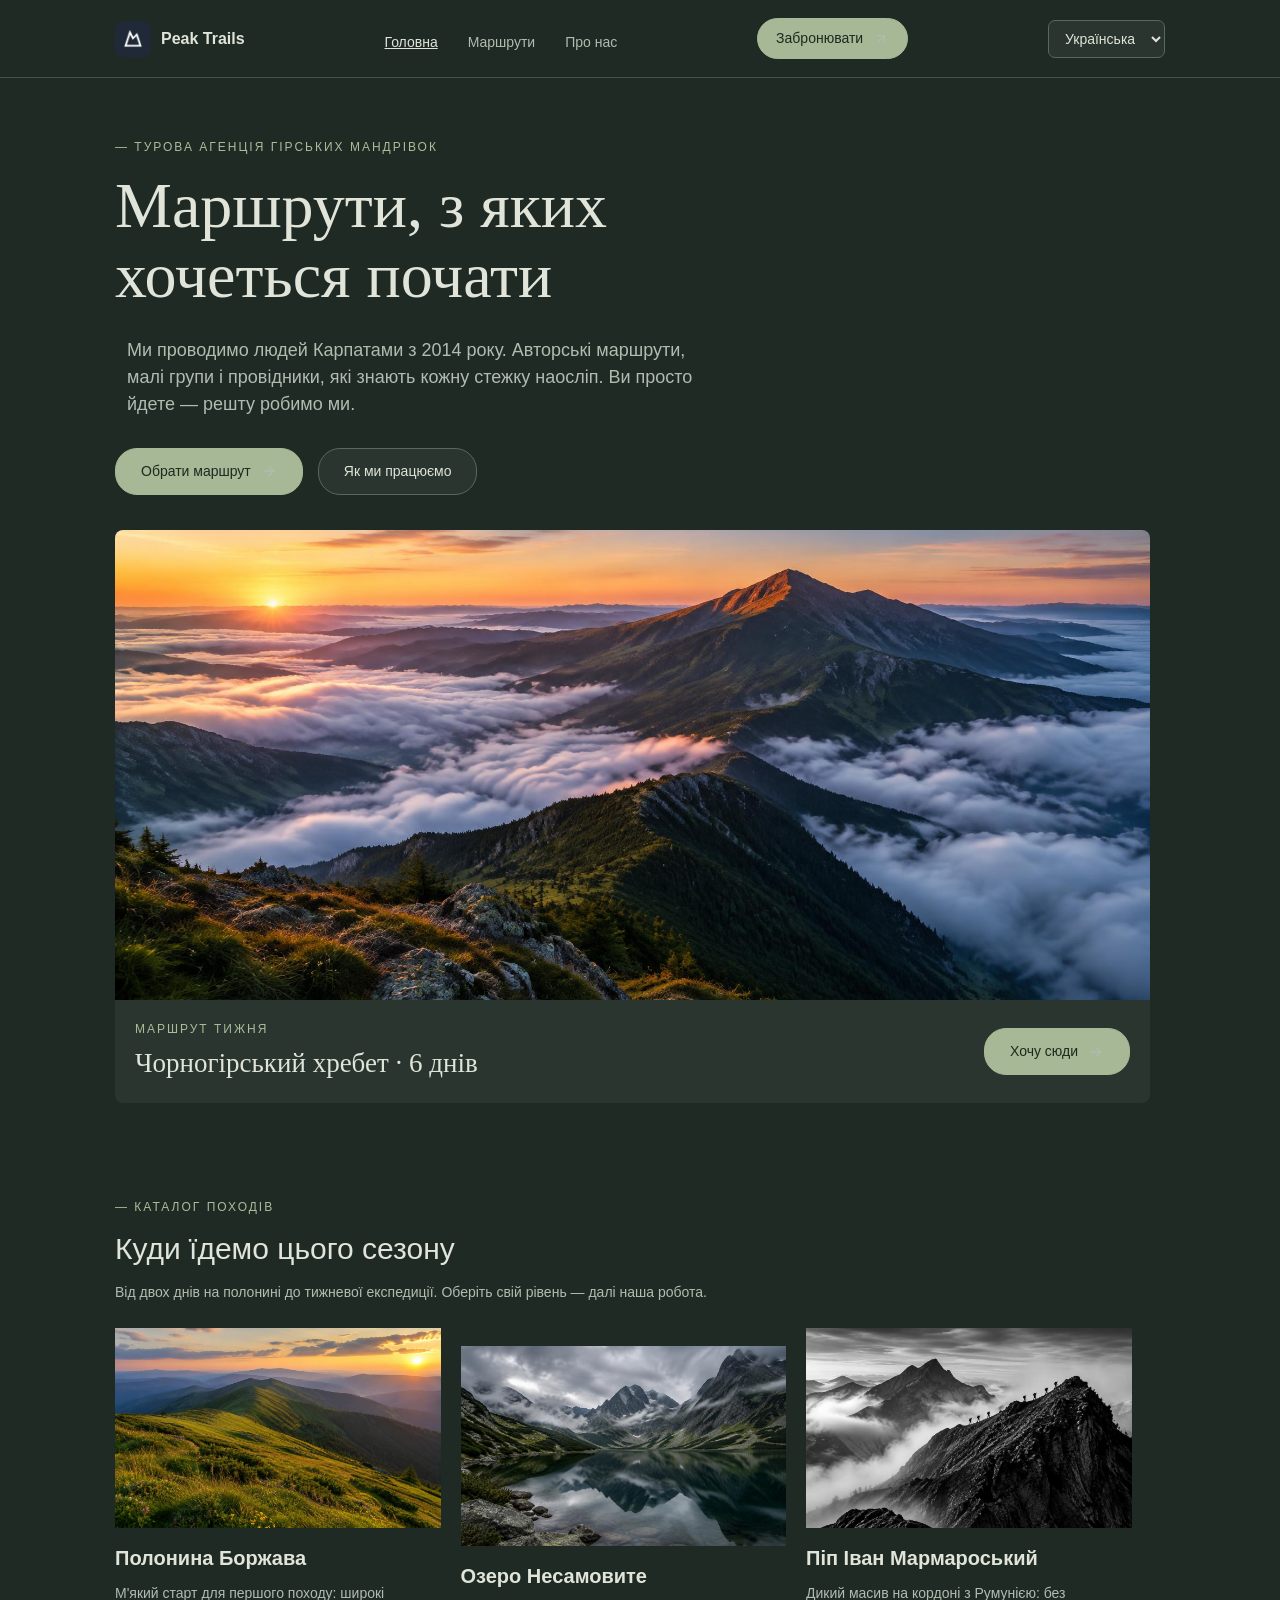
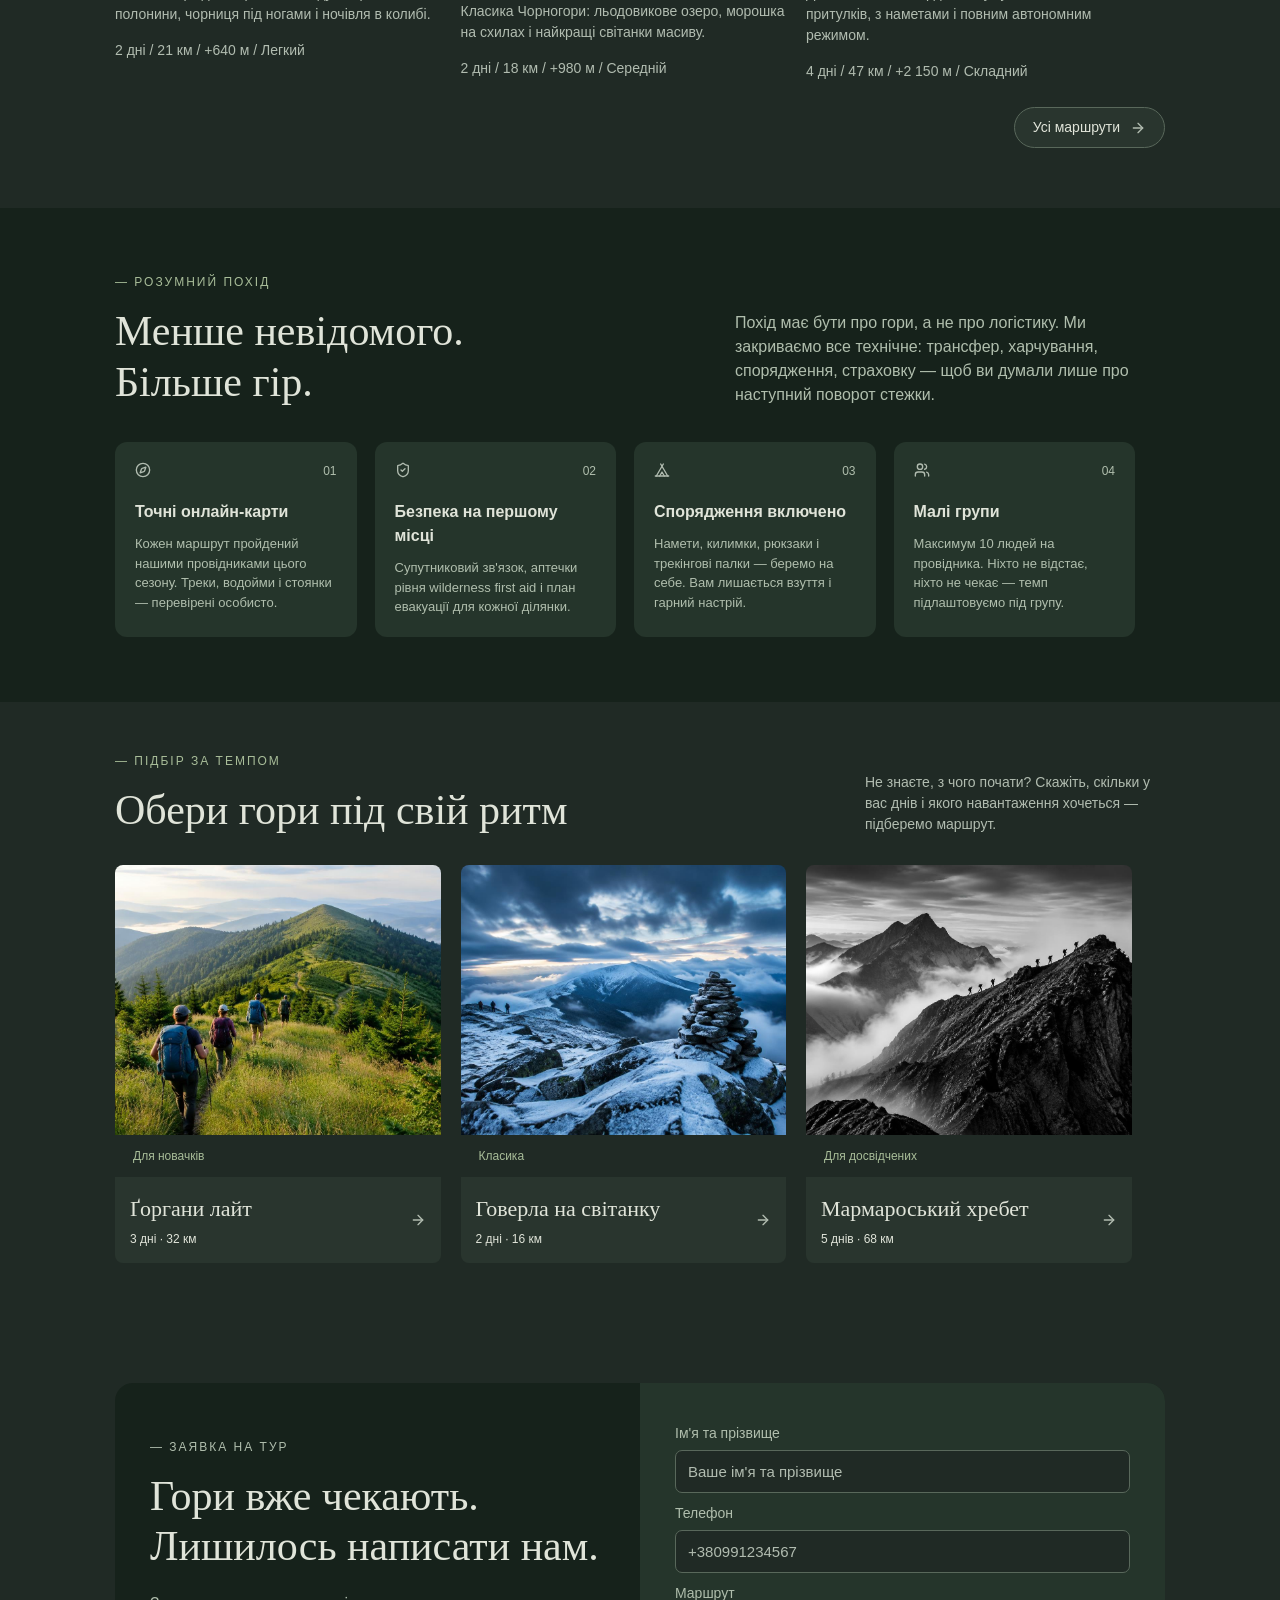
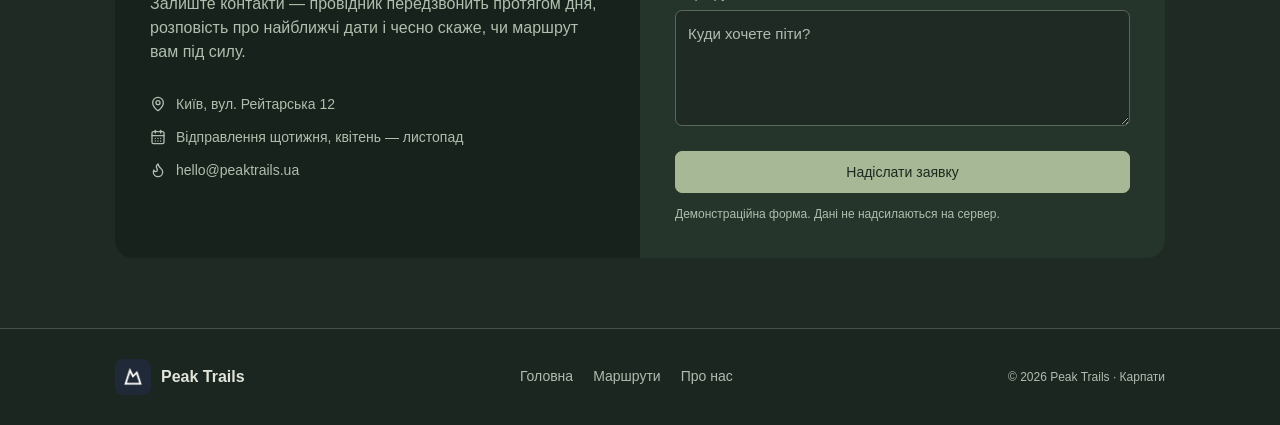
<file: index.html>
<!DOCTYPE html>
<html lang="uk">
    <head>
        <meta charset="utf-8">
        <meta name="viewport" content="width=device-width, initial-scale=1">
        <meta name="theme-color" content="#202a25">
        <title>Peak Trails — авторські тури в Карпати</title>
        <meta name="description" content="Авторські маршрути Карпатами, малі групи та досвідчені провідники. Знайдіть свою стежку з Peak Trails.">
        <link rel="icon" type="image/png" href="assets/peak-trails-logo.png">
        <link rel="stylesheet" href="src/css/style.css">
    </head>
    <body>

        <header class="site-header">
            <div class="container header-content">
                <a href="index.html" class="brand">
                    <img src="assets/peak-trails-logo.png" alt="" width="36" height="36">
                    <span>Peak Trails</span>
                </a>
                <nav class="main-nav">
                    <a href="index.html" class="active">Головна</a>
                    <a href="src/html/trails.html">Маршрути</a>
                    <a href="src/html/about_us.html">Про нас</a>
                </nav>
                <a href="index.html#book" class="button button-small">
                    Забронювати
                    <img src="assets/icons/arrow-up-right.svg" alt="" class="icon">
                </a>
                <select class="Language_switch" name="language" aria-label="Мова">
                    <option value="uk" lang="uk" selected>Українська</option>
                    <option value="it" lang="it">Italiano</option>
                    <option value="sk" lang="sk">Slovenčina</option>
                    <option value="en" lang="en">English</option>
                </select>
            </div>
        </header>

        <main id="main-content">

            <!-- Головний екран -->
<section class="container hero">
                <p class="eyebrow">— Турова агенція гірських мандрівок</p>
                <h1>Маршрути, з яких хочеться почати</h1>
                <p class="hero-description">
                    Ми проводимо людей Карпатами з 2014 року. Авторські маршрути, малі групи і
                    провідники, які знають кожну стежку наосліп. Ви просто йдете — решту робимо ми.
                </p>
                <div class="hero-actions">
                    <a href="src/html/trails.html" class="button">
                        Обрати маршрут
                        <img src="assets/icons/arrow-right.svg" alt="" class="icon">
                    </a>
                    <a href="src/html/about_us.html" class="button button-outline">Як ми працюємо</a>
                </div>

            </section>

            <!-- Маршрут тижня -->
            <section class="container featured">
                <div class="featured-photo">
                    <img src="assets/carpathians.jpg" alt="Світанок над хребтами Карпат" width="1920" height="1088">
                    <div class="featured-caption">
                        <div>
                            <p class="eyebrow">Маршрут тижня</p>
                            <p>Чорногірський хребет · 6 днів</p>
                        </div>
                        <a href="#book" class="button button-card">
                            Хочу сюди
                            <img src="assets/icons/arrow-right.svg" alt="" class="icon">
                        </a>
                    </div>
                </div>
            </section>

            <!-- Популярні маршрути -->
            <section id="routes" class="container popular-routes">
                <div class="popular-heading">
                    <div>
                        <p class="eyebrow">— Каталог походів</p>
                        <h2>Куди їдемо цього сезону</h2>
                    </div>
                    <p class="popular-description">
                        Від двох днів на полонині до тижневої експедиції. Оберіть свій рівень — далі наша
                        робота.
                    </p>
                </div>
                <div class="cards-grid">
                    <div class="tour-card">
                        <img src="assets/borzhava.jpg" alt="Полонина Боржава" width="1200" height="800">
                        <h3>Полонина Боржава</h3>
                        <p>М'який старт для першого походу: широкі полонини, чорниця під ногами і ночівля в колибі.</p>
                        <p class="tour-details">2 дні / 21 км / +640 м / Легкий</p>
                    </div>
                    <div class="tour-card card-lower">
                        <img src="assets/nesamovyte.jpg" alt="Озеро Несамовите" width="1200" height="800">
                        <h3>Озеро Несамовите</h3>
                        <p>Класика Чорногори: льодовикове озеро, морошка на схилах і найкращі світанки масиву.</p>
                        <p class="tour-details">2 дні / 18 км / +980 м / Середній</p>
                    </div>
                    <div class="tour-card">
                        <img src="assets/marmarosy.jpg" alt="Піп Іван Мармароський" width="1200" height="800">
                        <h3>Піп Іван Мармароський</h3>
                        <p>Дикий масив на кордоні з Румунією: без притулків, з наметами і повним автономним режимом.</p>
                        <p class="tour-details">4 дні / 47 км / +2 150 м / Складний</p>
                    </div>
                </div>
                <div class="all-routes">
                    <a href="src/html/trails.html" class="button button-outline button-small">
                        Усі маршрути
                        <img src="assets/icons/arrow-right.svg" alt="" class="icon">
                    </a>
                </div>
            </section>

            <!-- Переваги агенції -->
            <section id="why" class="benefits">
                <div class="container">
                    <div class="benefits-heading">
                        <div>
                            <p class="eyebrow">— Розумний похід</p>
                            <h2>
                                Менше невідомого.
                                <br>
                                Більше гір.
                            </h2>
                        </div>
                        <p>
                            Похід має бути про гори, а не про логістику. Ми закриваємо все технічне:
                            трансфер, харчування, спорядження, страховку — щоб ви думали лише про
                            наступний поворот стежки.
                        </p>
                    </div>
                    <div class="benefits-grid">
                        <div class="benefit-card">
                            <div class="card-number">
                                <img src="assets/icons/compass.svg" alt="" class="icon">
                                <span>01</span>
                            </div>
                            <h3>Точні онлайн-карти</h3>
                            <p>
                                Кожен маршрут пройдений нашими провідниками цього сезону. Треки, водойми
                                і стоянки — перевірені особисто.
                            </p>
                        </div>
                        <div class="benefit-card">
                            <div class="card-number">
                                <img src="assets/icons/shield-check.svg" alt="" class="icon">
                                <span>02</span>
                            </div>
                            <h3>Безпека на першому місці</h3>
                            <p>
                                Супутниковий зв'язок, аптечки рівня wilderness first aid і план евакуації
                                для кожної ділянки.
                            </p>
                        </div>
                        <div class="benefit-card">
                            <div class="card-number">
                                <img src="assets/icons/tent.svg" alt="" class="icon">
                                <span>03</span>
                            </div>
                            <h3>Спорядження включено</h3>
                            <p>
                                Намети, килимки, рюкзаки і трекінгові палки — беремо на себе. Вам
                                лишається взуття і гарний настрій.
                            </p>
                        </div>
                        <div class="benefit-card">
                            <div class="card-number">
                                <img src="assets/icons/users.svg" alt="" class="icon">
                                <span>04</span>
                            </div>
                            <h3>Малі групи</h3>
                            <p>
                                Максимум 10 людей на провідника. Ніхто не відстає, ніхто не чекає — темп
                                підлаштовуємо під групу.
                            </p>
                        </div>
                    </div>
                </div>
            </section>

            <!-- Підбір маршруту -->
            <section class="container suggestions">
                <div class="section-heading">
                    <div>
                        <p class="eyebrow">— Підбір за темпом</p>
                        <h2>Обери гори під свій ритм</h2>
                    </div>
                    <p class="section-description">
                        Не знаєте, з чого почати? Скажіть, скільки у вас днів і якого навантаження
                        хочеться — підберемо маршрут.
                    </p>
                </div>
                <div class="cards-grid">
                    <a href="#book" class="suggestion-card">
                        <img src="assets/gorgany.jpg" alt="Ґоргани лайт" width="1200" height="800">
                        <div class="photo-shade"></div>
                        <span class="badge">Для новачків</span>
                        <div class="suggestion-caption">
                            <div>
                                <p>Ґоргани лайт</p>
                                <p>3 дні · 32 км</p>
                            </div>
                            <span class="round-arrow">
                                <img src="assets/icons/arrow-right.svg" alt="" class="icon">
                            </span>
                        </div>
                    </a>
                    <a href="#book" class="suggestion-card">
                        <img src="assets/hoverla.jpg" alt="Говерла на світанку" width="1200" height="800">
                        <div class="photo-shade"></div>
                        <span class="badge">Класика</span>
                        <div class="suggestion-caption">
                            <div>
                                <p>Говерла на світанку</p>
                                <p>2 дні · 16 км</p>
                            </div>
                            <span class="round-arrow">
                                <img src="assets/icons/arrow-right.svg" alt="" class="icon">
                            </span>
                        </div>
                    </a>
                    <a href="#book" class="suggestion-card">
                        <img src="assets/marmarosy.jpg" alt="Мармароський хребет" width="1200" height="800">
                        <div class="photo-shade"></div>
                        <span class="badge">Для досвідчених</span>
                        <div class="suggestion-caption">
                            <div>
                                <p>Мармароський хребет</p>
                                <p>5 днів · 68 км</p>
                            </div>
                            <span class="round-arrow">
                                <img src="assets/icons/arrow-right.svg" alt="" class="icon">
                            </span>
                        </div>
                    </a>
                </div>
            </section>

            <!-- Форма бронювання -->
            <section id="book" class="container booking">
                <div class="booking-panel">
                    <div class="booking-info">
                        <p class="eyebrow">— Заявка на тур</p>
                        <h2>
                            Гори вже чекають.
                            <br>
                            Лишилось написати нам.
                        </h2>
                        <p>
                            Залиште контакти — провідник передзвонить протягом дня, розповість про
                            найближчі дати і чесно скаже, чи маршрут вам під силу.
                        </p>
                        <div class="contacts">
                            <p>
                                <img src="assets/icons/map-pin.svg" alt="" class="icon">
                                Київ, вул. Рейтарська 12
                            </p>
                            <p>
                                <img src="assets/icons/calendar-days.svg" alt="" class="icon">
                                Відправлення щотижня, квітень — листопад
                            </p>
                            <p>
                                <img src="assets/icons/flame.svg" alt="" class="icon">
                                hello@peaktrails.ua
                            </p>
                        </div>
                    </div>


<form class="booking-form" novalidate>

    <!-- Ім'я та прізвище -->
    <div class="form-group">
        <label for="name">Ім'я та прізвище</label>

        <input
            type="text"
            id="name"
            placeholder="Ваше ім'я та прізвище"
            autocomplete="name"
        >

        <small class="error" id="name-error"></small>
    </div>

    <!-- Номер телефону -->
    <div class="form-group">
        <label for="phone">Телефон</label>

        <input
            type="tel"
            id="phone"
            placeholder="+380991234567"
            autocomplete="tel"
        >

        <small class="error" id="phone-error"></small>
    </div>

    <!-- Маршрут -->
    <div class="form-group">
        <label for="route">Маршрут</label>

        <textarea
            id="route"
            placeholder="Куди хочете піти?"
            rows="4"
        ></textarea>

        <small class="error" id="route-error"></small>
    </div>

    <!-- Кнопка -->
    <button type="submit" id="booking-submit-btn" class="button booking-submit">
        Надіслати заявку
    </button>

    <p class="booking-note">
        Демонстраційна форма. Дані не надсилаються на сервер.
    </p>

</form>


            </section>
        </main>

        <footer class="site-footer">
            <div class="container footer-content">
                <a href="index.html" class="brand">
                    <img src="assets/peak-trails-logo.png" alt="" width="32" height="32">
                    <span>Peak Trails</span>
                </a>
                <nav class="footer-nav">
                    <a href="index.html" class="active">Головна</a>
                    <a href="src/html/trails.html">Маршрути</a>
                    <a href="src/html/about_us.html">Про нас</a>
                </nav>
                <p class="copyright">© 2026 Peak Trails · Карпати</p>
            </div>
        </footer>
        <script src="src/js/translations.js"></script>
        <script src="src/js/i18n.js"></script>
        <script src="src/js/Home.js"></script>
        <script async src="https://www.googletagmanager.com/gtm.js?id=GTM-KQWF2BL8"></script>
        <script>
            window.dataLayer = window.dataLayer || [];
            function gtag(){dataLayer.push(arguments);}
            gtag('js', new Date());
        </script>
    </body>
</html>
</file>
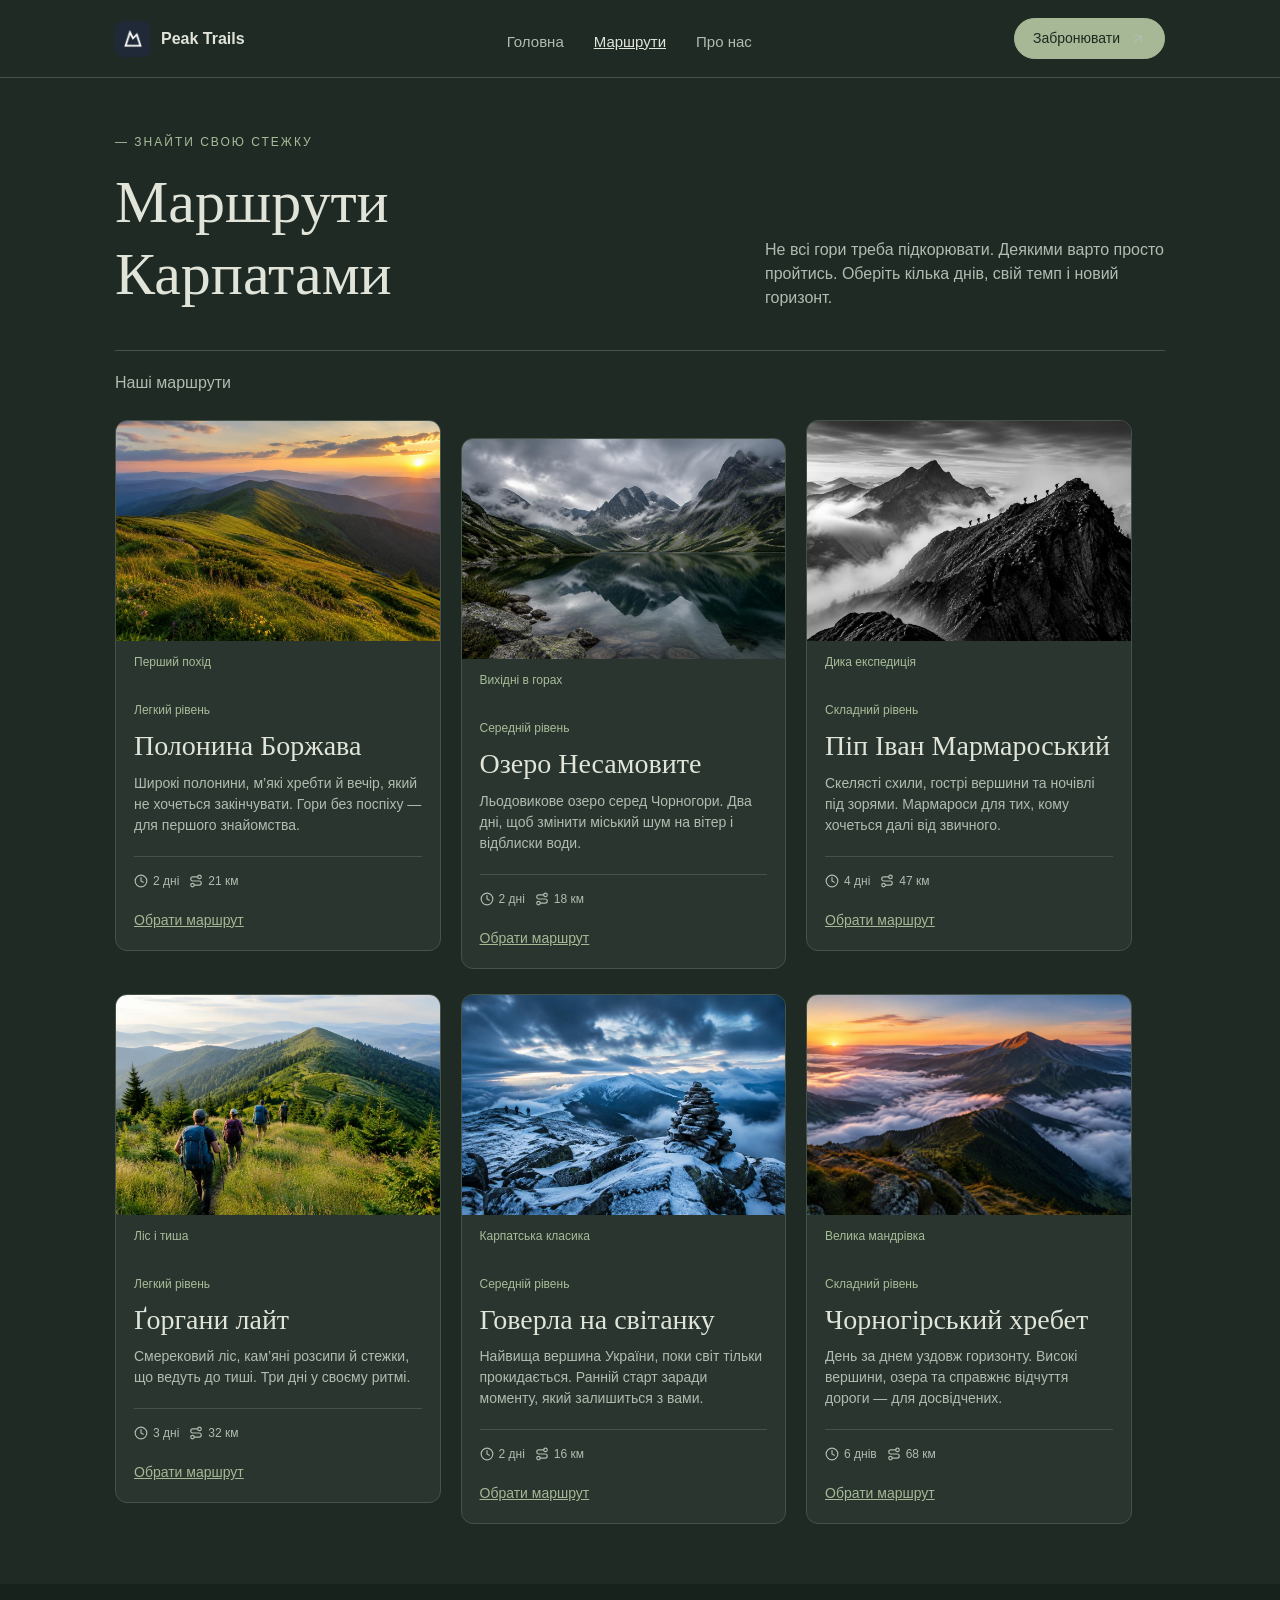
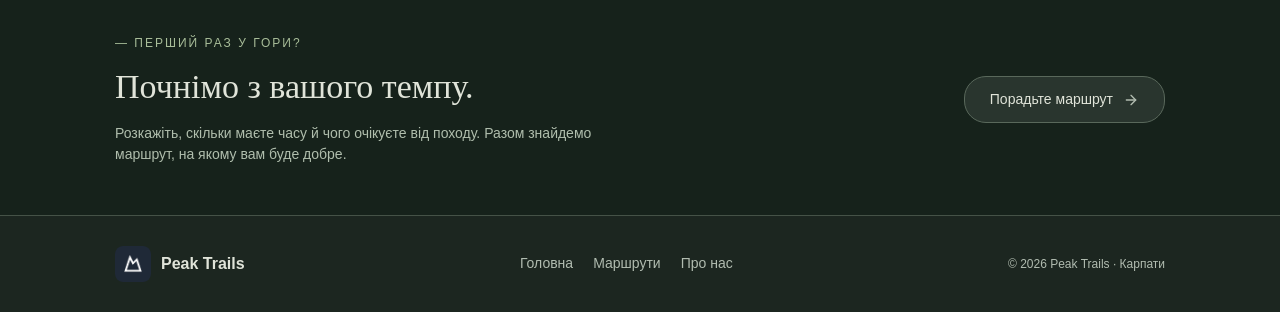
<file: trails.html>
<!DOCTYPE html>
<html lang="uk">
    <head>
        <meta charset="utf-8">
        <meta name="viewport" content="width=device-width, initial-scale=1">
        <meta name="theme-color" content="#202a25">
        <title>Маршрути Карпатами — Peak Trails</title>
        <meta name="description" content="Авторські маршрути Карпатами, малі групи та досвідчені провідники. Знайдіть свою стежку з Peak Trails.">
        <link rel="icon" type="image/png" href="assets/peak-trails-logo.png">
        <link rel="stylesheet" href="style.css">
        <link rel="stylesheet" href="trails.css">
    </head>
    <body>

        <header class="site-header">
            <div class="container header-content">
                <a href="index.html" class="brand">
                    <img src="assets/peak-trails-logo.png" alt="" width="36" height="36">
                    <span>Peak Trails</span>
                </a>
                <nav class="main-nav">
                    <a href="index.html">Головна</a>
                    <a href="trails.html" class="active">Маршрути</a>
                    <a href="about_us.html">Про нас</a>
                </nav>
                <a href="index.html#book" class="button button-small">
                    Забронювати
                    <img src="assets/icons/arrow-up-right.svg" alt="" class="icon">
                </a>
            </div>
        </header>

        <main id="main-content">

            <!-- Заголовок сторінки -->
            <section class="container routes-intro">
                <p class="eyebrow">— Знайти свою стежку</p>
                <div class="routes-heading">
                    <h1>Маршрути Карпатами</h1>
                    <p>
                        Не всі гори треба підкорювати. Деякими варто просто пройтись. Оберіть кілька
                        днів, свій темп і новий горизонт.
                    </p>
                </div>
            </section>

            <!-- Каталог маршрутів -->
            <section class="container route-catalog">
                <p class="catalog-note">Наші маршрути</p>
                <div class="route-list">
                    <div class="route-card">
                        <div class="card-photo">
                            <img src="assets/borzhava.jpg" alt="Полонина Боржава" width="1200" height="800">
                            <span class="badge">Перший похід</span>
                        </div>
                        <div class="card-content">
                            <p class="route-level">Легкий рівень</p>
                            <h2>Полонина Боржава</h2>
                            <p class="route-description">
                                Широкі полонини, м’які хребти й вечір, який не хочеться закінчувати. Гори
                                без поспіху — для першого знайомства.
                            </p>
                            <div class="route-meta">
                                <span>
                                    <img src="assets/icons/clock.svg" alt="" class="icon">
                                    2 дні
                                </span>
                                <span>
                                    <img src="assets/icons/route.svg" alt="" class="icon">
                                    21 км
                                </span>
                            </div>
                            <a href="index.html#book" class="route-link">Обрати маршрут</a>
                        </div>
                    </div>
                    <div class="route-card card-lower">
                        <div class="card-photo">
                            <img src="assets/nesamovyte.jpg" alt="Озеро Несамовите" width="1200" height="800">
                            <span class="badge">Вихідні в горах</span>
                        </div>
                        <div class="card-content">
                            <p class="route-level">Середній рівень</p>
                            <h2>Озеро Несамовите</h2>
                            <p class="route-description">
                                Льодовикове озеро серед Чорногори. Два дні, щоб змінити міський шум на
                                вітер і відблиски води.
                            </p>
                            <div class="route-meta">
                                <span>
                                    <img src="assets/icons/clock.svg" alt="" class="icon">
                                    2 дні
                                </span>
                                <span>
                                    <img src="assets/icons/route.svg" alt="" class="icon">
                                    18 км
                                </span>
                            </div>
                            <a href="index.html#book" class="route-link">Обрати маршрут</a>
                        </div>
                    </div>
                    <div class="route-card">
                        <div class="card-photo">
                            <img src="assets/marmarosy.jpg" alt="Піп Іван Мармароський" width="1200" height="800">
                            <span class="badge">Дика експедиція</span>
                        </div>
                        <div class="card-content">
                            <p class="route-level">Складний рівень</p>
                            <h2>Піп Іван Мармароський</h2>
                            <p class="route-description">
                                Скелясті схили, гострі вершини та ночівлі під зорями. Мармароси для тих,
                                кому хочеться далі від звичного.
                            </p>
                            <div class="route-meta">
                                <span>
                                    <img src="assets/icons/clock.svg" alt="" class="icon">
                                    4 дні
                                </span>
                                <span>
                                    <img src="assets/icons/route.svg" alt="" class="icon">
                                    47 км
                                </span>
                            </div>
                            <a href="index.html#book" class="route-link">Обрати маршрут</a>
                        </div>
                    </div>
                    <div class="route-card">
                        <div class="card-photo">
                            <img src="assets/gorgany.jpg" alt="Ґоргани лайт" width="1200" height="800">
                            <span class="badge">Ліс і тиша</span>
                        </div>
                        <div class="card-content">
                            <p class="route-level">Легкий рівень</p>
                            <h2>Ґоргани лайт</h2>
                            <p class="route-description">
                                Смерековий ліс, кам’яні розсипи й стежки, що ведуть до тиші. Три дні у
                                своєму ритмі.
                            </p>
                            <div class="route-meta">
                                <span>
                                    <img src="assets/icons/clock.svg" alt="" class="icon">
                                    3 дні
                                </span>
                                <span>
                                    <img src="assets/icons/route.svg" alt="" class="icon">
                                    32 км
                                </span>
                            </div>
                            <a href="index.html#book" class="route-link">Обрати маршрут</a>
                        </div>
                    </div>
                    <div class="route-card">
                        <div class="card-photo">
                            <img src="assets/hoverla.jpg" alt="Говерла на світанку" width="1200" height="800">
                            <span class="badge">Карпатська класика</span>
                        </div>
                        <div class="card-content">
                            <p class="route-level">Середній рівень</p>
                            <h2>Говерла на світанку</h2>
                            <p class="route-description">
                                Найвища вершина України, поки світ тільки прокидається. Ранній старт
                                заради моменту, який залишиться з вами.
                            </p>
                            <div class="route-meta">
                                <span>
                                    <img src="assets/icons/clock.svg" alt="" class="icon">
                                    2 дні
                                </span>
                                <span>
                                    <img src="assets/icons/route.svg" alt="" class="icon">
                                    16 км
                                </span>
                            </div>
                            <a href="index.html#book" class="route-link">Обрати маршрут</a>
                        </div>
                    </div>
                    <div class="route-card">
                        <div class="card-photo">
                            <img src="assets/carpathians.jpg" alt="Чорногірський хребет" width="1200" height="800">
                            <span class="badge">Велика мандрівка</span>
                        </div>
                        <div class="card-content">
                            <p class="route-level">Складний рівень</p>
                            <h2>Чорногірський хребет</h2>
                            <p class="route-description">
                                День за днем уздовж горизонту. Високі вершини, озера та справжнє відчуття
                                дороги — для досвідчених.
                            </p>
                            <div class="route-meta">
                                <span>
                                    <img src="assets/icons/clock.svg" alt="" class="icon">
                                    6 днів
                                </span>
                                <span>
                                    <img src="assets/icons/route.svg" alt="" class="icon">
                                    68 км
                                </span>
                            </div>
                            <a href="index.html#book" class="route-link">Обрати маршрут</a>
                        </div>
                    </div>
                </div>
            </section>

            <!-- Допомога з вибором маршруту -->
            <section class="route-help">
                <div class="container">
                    <div>
                        <p class="eyebrow">— Перший раз у гори?</p>
                        <h2>Почнімо з вашого темпу.</h2>
                        <p>
                            Розкажіть, скільки маєте часу й чого очікуєте від походу. Разом знайдемо
                            маршрут, на якому вам буде добре.
                        </p>
                    </div>
                    <a href="index.html#book" class="button button-outline">
                        Порадьте маршрут
                        <img src="assets/icons/arrow-right.svg" alt="" class="icon">
                    </a>
                </div>
            </section>
        </main>

        <footer class="site-footer">
            <div class="container footer-content">
                <a href="index.html" class="brand">
                    <img src="assets/peak-trails-logo.png" alt="" width="32" height="32">
                    <span>Peak Trails</span>
                </a>
                <nav class="footer-nav">
                    <a href="index.html">Головна</a>
                    <a href="trails.html" class="active">Маршрути</a>
                    <a href="about_us.html">Про нас</a>
                </nav>
                <p class="copyright">© 2026 Peak Trails · Карпати</p>
            </div>
        </footer>
    </body>
</html>
</file>
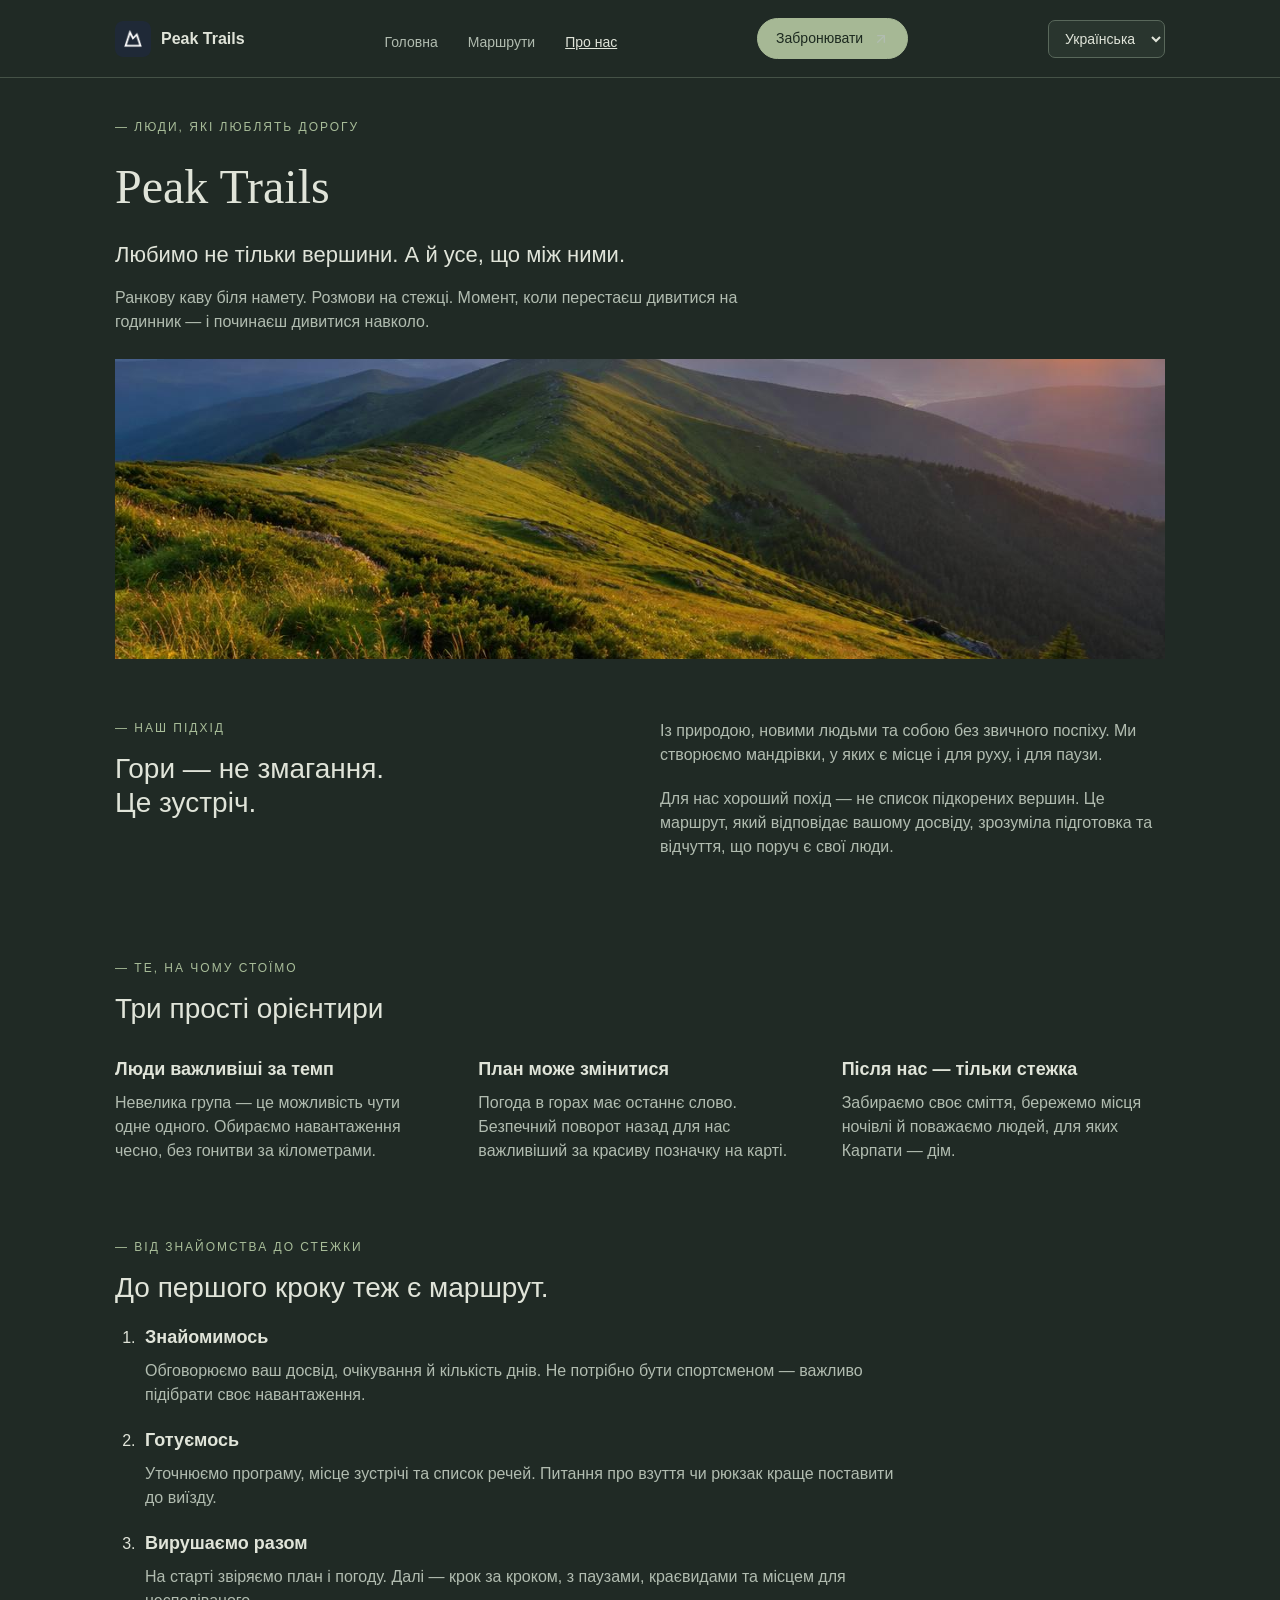
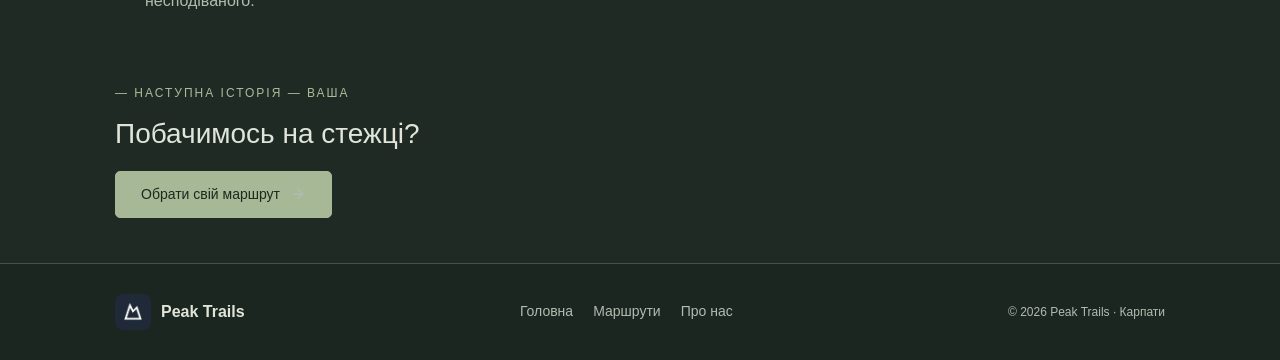
<file: src/html/about_us.html>
<!DOCTYPE html>
<html lang="uk">
<head>
    <meta charset="utf-8">
    <meta name="viewport" content="width=device-width, initial-scale=1">
    <meta name="theme-color" content="#202a25">

    <title>Про нас — Peak Trails</title>

    <meta
        name="description"
        content="Авторські маршрути Карпатами, малі групи та досвідчені провідники. Знайдіть свою стежку з Peak Trails."
    >

    <link rel="icon" type="image/png" href="../../assets/peak-trails-logo.png">
    <link rel="stylesheet" href="../css/style.css">
    <link rel="stylesheet" href="../css/about_us.css">
</head>

<body>
    <header class="site-header">
        <div class="container header-content">
            <a href="../../index.html" class="brand">
                <img
                    src="../../assets/peak-trails-logo.png"
                    alt=""
                    width="36"
                    height="36"
                >
                <span>Peak Trails</span>
            </a>

            <nav class="main-nav">
                <a href="../../index.html">Головна</a>
                <a href="trails.html">Маршрути</a>
                <a href="about_us.html" class="active">Про нас</a>
            </nav>

            <a href="../../index.html#book" class="button button-small">
                Забронювати
                <img
                    src="../../assets/icons/arrow-up-right.svg"
                    alt=""
                    class="icon"
                >
            </a>
            <select class="Language_switch" name="language" aria-label="Мова">
                <option value="uk" lang="uk" selected>Українська</option>
                <option value="it" lang="it">Italiano</option>
                <option value="sk" lang="sk">Slovenčina</option>
                <option value="en" lang="en">English</option>
            </select>
        </div>
    </header>

    <main id="main-content" class="about-page">

        <!-- Про агенцію -->
        <section class="container about-hero">
            <p class="eyebrow">— Люди, які люблять дорогу</p>

            <h1>Peak Trails</h1>

            <p class="about-tagline">
                Любимо не тільки вершини. А й усе, що між ними.
            </p>

            <p class="about-description">
                Ранкову каву біля намету. Розмови на стежці.
                Момент, коли перестаєш дивитися на годинник —
                і починаєш дивитися навколо.
            </p>

            <img
                src="../../assets/borzhava.jpg"
                alt="Зелені полонини та хребти Боржави"
                width="1200"
                height="800"
            >
        </section>

        <!-- Наш підхід -->
        <section class="container container-approach">
            <div class="approach-header">
                <p class="eyebrow">— Наш підхід</p>

                <h2>
                    Гори — не змагання.<br>
                    Це зустріч.
                </h2>
            </div>

            <div class="approach-text">
                <p>
                    Із природою, новими людьми та собою без звичного
                    поспіху. Ми створюємо мандрівки, у яких є місце
                    і для руху, і для паузи.
                </p>

                <p>
                    Для нас хороший похід — не список підкорених
                    вершин. Це маршрут, який відповідає вашому
                    досвіду, зрозуміла підготовка та відчуття,
                    що поруч є свої люди.
                </p>
            </div>
        </section>

        <!-- Цінності -->
        <section class="values">
            <div class="container">
                <p class="eyebrow">— Те, на чому стоїмо</p>

                <h2>Три прості орієнтири</h2>

                <div class="values-grid">
                    <div class="value-card">
                        <h3>Люди важливіші за темп</h3>

                        <p>
                            Невелика група — це можливість чути одне
                            одного. Обираємо навантаження чесно,
                            без гонитви за кілометрами.
                        </p>
                    </div>

                    <div class="value-card">
                        <h3>План може змінитися</h3>

                        <p>
                            Погода в горах має останнє слово.
                            Безпечний поворот назад для нас важливіший
                            за красиву позначку на карті.
                        </p>
                    </div>

                    <div class="value-card">
                        <h3>Після нас — тільки стежка</h3>

                        <p>
                            Забираємо своє сміття, бережемо місця
                            ночівлі й поважаємо людей, для яких
                            Карпати — дім.
                        </p>
                    </div>
                </div>
            </div>
        </section>

        <!-- Підготовка до походу -->
        <section class="container preparation">
            <div>
                <p class="eyebrow">— Від знайомства до стежки</p>

                <h2>
                    До першого кроку
                    теж є маршрут.
                </h2>

                <ol class="steps">
                    <li>
                        <div>
                            <h3>Знайомимось</h3>

                            <p>
                                Обговорюємо ваш досвід, очікування
                                й кількість днів. Не потрібно бути
                                спортсменом — важливо підібрати
                                своє навантаження.
                            </p>
                        </div>
                    </li>

                    <li>
                        <div>
                            <h3>Готуємось</h3>

                            <p>
                                Уточнюємо програму, місце зустрічі
                                та список речей. Питання про взуття
                                чи рюкзак краще поставити до виїзду.
                            </p>
                        </div>
                    </li>

                    <li>
                        <div>
                            <h3>Вирушаємо разом</h3>

                            <p>
                                На старті звіряємо план і погоду.
                                Далі — крок за кроком, з паузами,
                                краєвидами та місцем для несподіваного.
                            </p>
                        </div>
                    </li>
                </ol>
            </div>
        </section>

        <!-- Запрошення в гори -->
        <section class="invitation">
            <div class="container">
                <p class="eyebrow">— Наступна історія — ваша</p>

                <h2>Побачимось на стежці?</h2>

                <a href="trails.html" class="button">
                    Обрати свій маршрут
                    <img
                        src="../../assets/icons/arrow-right.svg"
                        alt=""
                        class="icon"
                    >
                </a>
            </div>
        </section>

    </main>

    <footer class="site-footer">
        <div class="container footer-content">
            <a href="../../index.html" class="brand">
                <img
                    src="../../assets/peak-trails-logo.png"
                    alt=""
                    width="32"
                    height="32"
                >
                <span>Peak Trails</span>
            </a>

            <nav class="footer-nav">
                <a href="../../index.html">Головна</a>
                <a href="trails.html">Маршрути</a>
                <a href="about_us.html" class="active">Про нас</a>
            </nav>

            <p class="copyright">
                © 2026 Peak Trails · Карпати
            </p>
        </div>
    </footer>
    <script src="../js/translations.js"></script>
    <script src="../js/i18n.js"></script>
    <script async src="https://www.googletagmanager.com/gtm.js?id=GTM-KQWF2BL8"></script>
<script>
  window.dataLayer = window.dataLayer || [];
  function gtag(){dataLayer.push(arguments);}
  gtag('js', new Date());
</script>
</body>
</html>
</file>
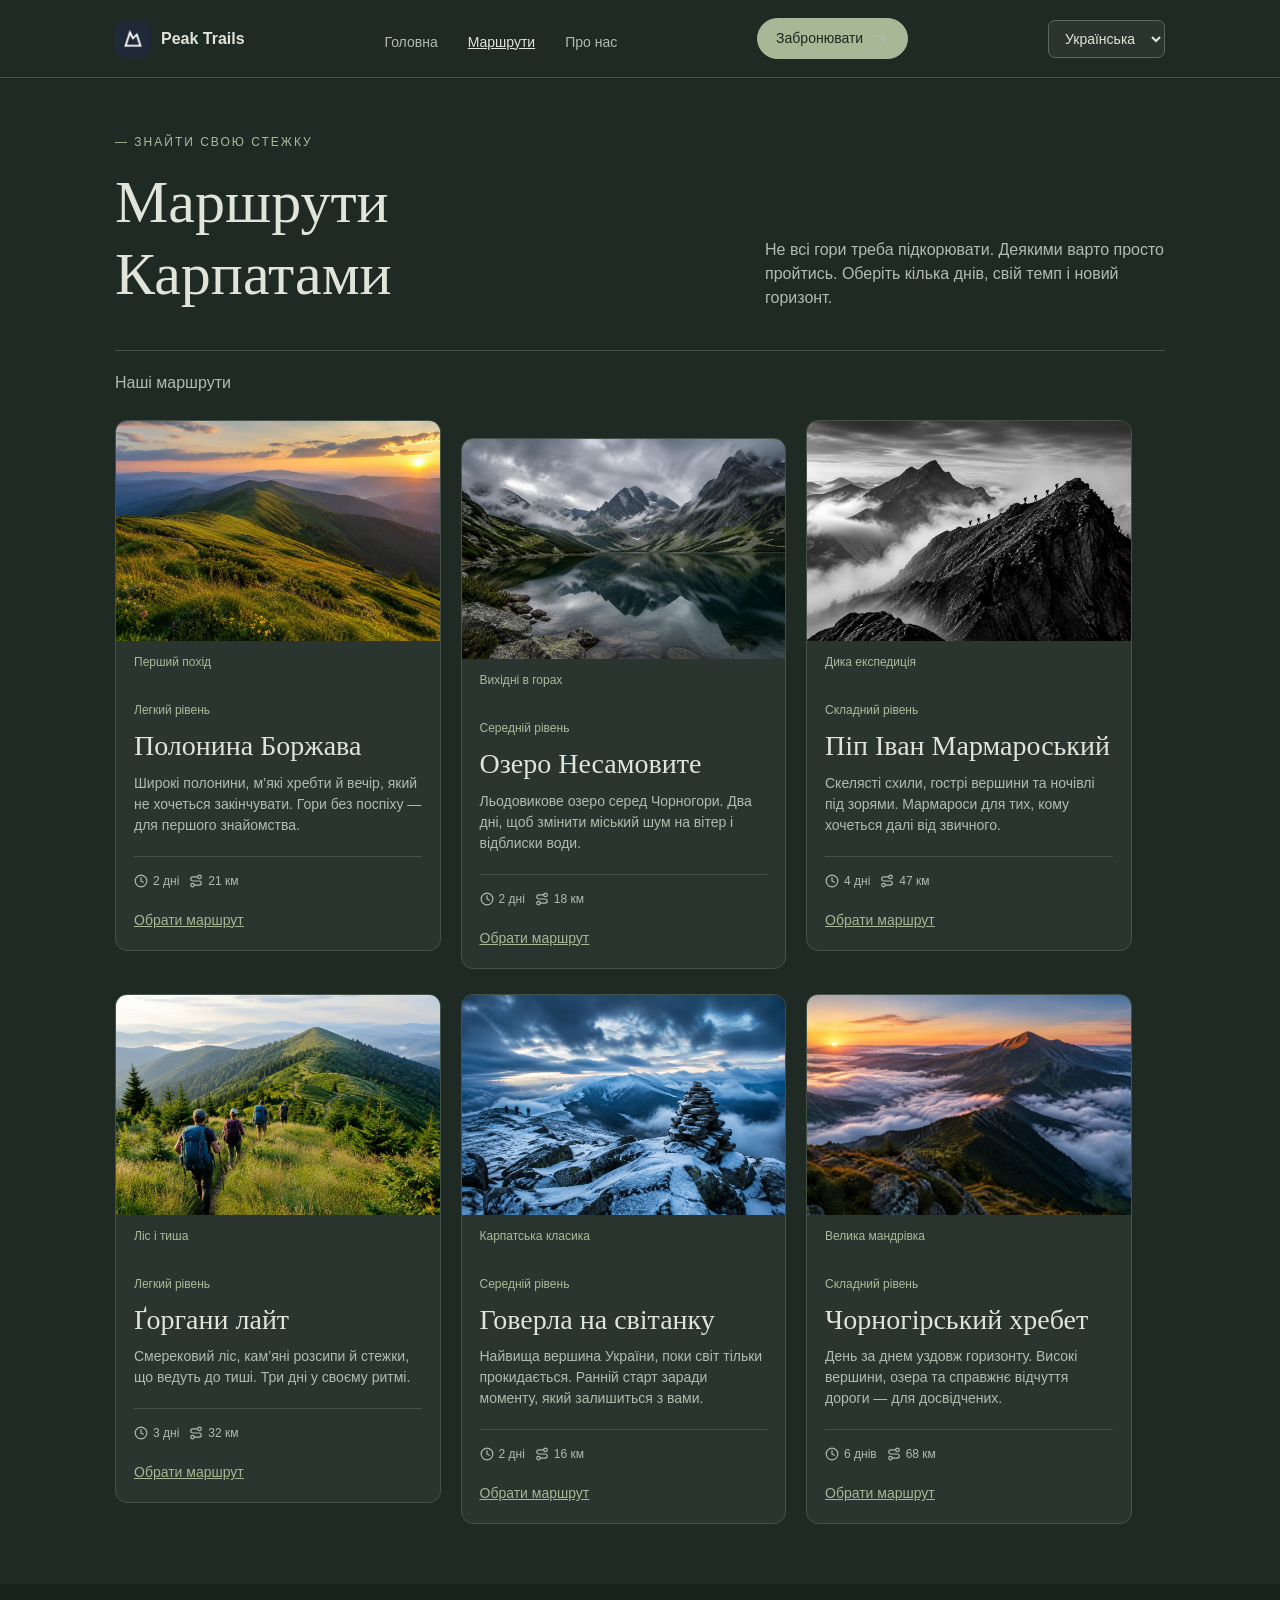
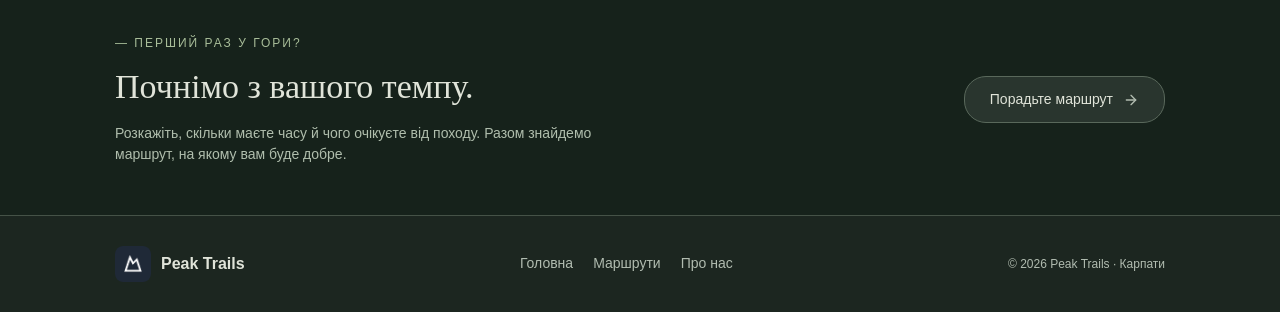
<file: src/html/trails.html>
<!DOCTYPE html>
<html lang="uk">
    <head>
        <meta charset="utf-8">
        <meta name="viewport" content="width=device-width, initial-scale=1">
        <meta name="theme-color" content="#202a25">
        <title>Маршрути Карпатами — Peak Trails</title>
        <meta name="description" content="Авторські маршрути Карпатами, малі групи та досвідчені провідники. Знайдіть свою стежку з Peak Trails.">
        <link rel="icon" type="image/png" href="../../assets/peak-trails-logo.png">
        <link rel="stylesheet" href="../css/style.css">
        <link rel="stylesheet" href="../css/trails.css">
    </head>
    <body>

        <header class="site-header">
            <div class="container header-content">
                <a href="../../index.html" class="brand">
                    <img src="../../assets/peak-trails-logo.png" alt="" width="36" height="36">
                    <span>Peak Trails</span>
                </a>
                <nav class="main-nav">
                    <a href="../../index.html">Головна</a>
                    <a href="trails.html" class="active">Маршрути</a>
                    <a href="about_us.html">Про нас</a>
                </nav>
                <a href="../../index.html#book" class="button button-small">
                    Забронювати
                    <img src="../../assets/icons/arrow-up-right.svg" alt="" class="icon">
                </a>
                <select class="Language_switch" name="language" aria-label="Мова">
                    <option value="uk" lang="uk" selected>Українська</option>
                    <option value="it" lang="it">Italiano</option>
                    <option value="sk" lang="sk">Slovenčina</option>
                    <option value="en" lang="en">English</option>
                </select>
            </div>
        </header>

        <main id="main-content">

            <!-- Заголовок сторінки -->
            <section class="container routes-intro">
                <p class="eyebrow">— Знайти свою стежку</p>
                <div class="routes-heading">
                    <h1>Маршрути Карпатами</h1>
                    <p>
                        Не всі гори треба підкорювати. Деякими варто просто пройтись. Оберіть кілька
                        днів, свій темп і новий горизонт.
                    </p>
                </div>
            </section>

            <!-- Каталог маршрутів -->
            <section class="container route-catalog">
                <p class="catalog-note">Наші маршрути</p>
                <div class="route-list">
                    <div class="route-card">
                        <div class="card-photo">
                            <img src="../../assets/borzhava.jpg" alt="Полонина Боржава" width="1200" height="800">
                            <span class="badge">Перший похід</span>
                        </div>
                        <div class="card-content">
                            <p class="route-level">Легкий рівень</p>
                            <h2>Полонина Боржава</h2>
                            <p class="route-description">
                                Широкі полонини, м’які хребти й вечір, який не хочеться закінчувати. Гори
                                без поспіху — для першого знайомства.
                            </p>
                            <div class="route-meta">
                                <span>
                                    <img src="../../assets/icons/clock.svg" alt="" class="icon">
                                    2 дні
                                </span>
                                <span>
                                    <img src="../../assets/icons/route.svg" alt="" class="icon">
                                    21 км
                                </span>
                            </div>
                            <a href="../../index.html#book" class="route-link">Обрати маршрут</a>
                        </div>
                    </div>
                    <div class="route-card card-lower">
                        <div class="card-photo">
                            <img src="../../assets/nesamovyte.jpg" alt="Озеро Несамовите" width="1200" height="800">
                            <span class="badge">Вихідні в горах</span>
                        </div>
                        <div class="card-content">
                            <p class="route-level">Середній рівень</p>
                            <h2>Озеро Несамовите</h2>
                            <p class="route-description">
                                Льодовикове озеро серед Чорногори. Два дні, щоб змінити міський шум на
                                вітер і відблиски води.
                            </p>
                            <div class="route-meta">
                                <span>
                                    <img src="../../assets/icons/clock.svg" alt="" class="icon">
                                    2 дні
                                </span>
                                <span>
                                    <img src="../../assets/icons/route.svg" alt="" class="icon">
                                    18 км
                                </span>
                            </div>
                            <a href="../../index.html#book" class="route-link">Обрати маршрут</a>
                        </div>
                    </div>
                    <div class="route-card">
                        <div class="card-photo">
                            <img src="../../assets/marmarosy.jpg" alt="Піп Іван Мармароський" width="1200" height="800">
                            <span class="badge">Дика експедиція</span>
                        </div>
                        <div class="card-content">
                            <p class="route-level">Складний рівень</p>
                            <h2>Піп Іван Мармароський</h2>
                            <p class="route-description">
                                Скелясті схили, гострі вершини та ночівлі під зорями. Мармароси для тих,
                                кому хочеться далі від звичного.
                            </p>
                            <div class="route-meta">
                                <span>
                                    <img src="../../assets/icons/clock.svg" alt="" class="icon">
                                    4 дні
                                </span>
                                <span>
                                    <img src="../../assets/icons/route.svg" alt="" class="icon">
                                    47 км
                                </span>
                            </div>
                            <a href="../../index.html#book" class="route-link">Обрати маршрут</a>
                        </div>
                    </div>
                    <div class="route-card">
                        <div class="card-photo">
                            <img src="../../assets/gorgany.jpg" alt="Ґоргани лайт" width="1200" height="800">
                            <span class="badge">Ліс і тиша</span>
                        </div>
                        <div class="card-content">
                            <p class="route-level">Легкий рівень</p>
                            <h2>Ґоргани лайт</h2>
                            <p class="route-description">
                                Смерековий ліс, кам’яні розсипи й стежки, що ведуть до тиші. Три дні у
                                своєму ритмі.
                            </p>
                            <div class="route-meta">
                                <span>
                                    <img src="../../assets/icons/clock.svg" alt="" class="icon">
                                    3 дні
                                </span>
                                <span>
                                    <img src="../../assets/icons/route.svg" alt="" class="icon">
                                    32 км
                                </span>
                            </div>
                            <a href="../../index.html#book" class="route-link">Обрати маршрут</a>
                        </div>
                    </div>
                    <div class="route-card">
                        <div class="card-photo">
                            <img src="../../assets/hoverla.jpg" alt="Говерла на світанку" width="1200" height="800">
                            <span class="badge">Карпатська класика</span>
                        </div>
                        <div class="card-content">
                            <p class="route-level">Середній рівень</p>
                            <h2>Говерла на світанку</h2>
                            <p class="route-description">
                                Найвища вершина України, поки світ тільки прокидається. Ранній старт
                                заради моменту, який залишиться з вами.
                            </p>
                            <div class="route-meta">
                                <span>
                                    <img src="../../assets/icons/clock.svg" alt="" class="icon">
                                    2 дні
                                </span>
                                <span>
                                    <img src="../../assets/icons/route.svg" alt="" class="icon">
                                    16 км
                                </span>
                            </div>
                            <a href="../../index.html#book" class="route-link">Обрати маршрут</a>
                        </div>
                    </div>
                    <div class="route-card">
                        <div class="card-photo">
                            <img src="../../assets/carpathians.jpg" alt="Чорногірський хребет" width="1200" height="800">
                            <span class="badge">Велика мандрівка</span>
                        </div>
                        <div class="card-content">
                            <p class="route-level">Складний рівень</p>
                            <h2>Чорногірський хребет</h2>
                            <p class="route-description">
                                День за днем уздовж горизонту. Високі вершини, озера та справжнє відчуття
                                дороги — для досвідчених.
                            </p>
                            <div class="route-meta">
                                <span>
                                    <img src="../../assets/icons/clock.svg" alt="" class="icon">
                                    6 днів
                                </span>
                                <span>
                                    <img src="../../assets/icons/route.svg" alt="" class="icon">
                                    68 км
                                </span>
                            </div>
                            <a href="../../index.html#book" class="route-link">Обрати маршрут</a>
                        </div>
                    </div>
                </div>
            </section>

            <!-- Допомога з вибором маршруту -->
            <section class="route-help">
                <div class="container">
                    <div>
                        <p class="eyebrow">— Перший раз у гори?</p>
                        <h2>Почнімо з вашого темпу.</h2>
                        <p>
                            Розкажіть, скільки маєте часу й чого очікуєте від походу. Разом знайдемо
                            маршрут, на якому вам буде добре.
                        </p>
                    </div>
                    <a href="../../index.html#book" class="button button-outline">
                        Порадьте маршрут
                        <img src="../../assets/icons/arrow-right.svg" alt="" class="icon">
                    </a>
                </div>
            </section>
        </main>

        <footer class="site-footer">
            <div class="container footer-content">
                <a href="../../index.html" class="brand">
                    <img src="../../assets/peak-trails-logo.png" alt="" width="32" height="32">
                    <span>Peak Trails</span>
                </a>
                <nav class="footer-nav">
                    <a href="../../index.html">Головна</a>
                    <a href="trails.html" class="active">Маршрути</a>
                    <a href="about_us.html">Про нас</a>
                </nav>
                <p class="copyright">© 2026 Peak Trails · Карпати</p>
            </div>
        </footer>
        <script src="../js/translations.js"></script>
        <script src="../js/i18n.js"></script>
        <script async src="https://www.googletagmanager.com/gtm.js?id=GTM-KQWF2BL8"></script>
<script>
  window.dataLayer = window.dataLayer || [];
  function gtag(){dataLayer.push(arguments);}
  gtag('js', new Date());
</script>
    </body>
</html>
</file>
<file: src/css/style.css>
:root {
    --primary: #000;
    --secondary: #000;
    --thirdary: #000;
    --background: #000;
    --color: #000;
}

/* Основні стилі */
* {
    box-sizing: border-box;
}

body {
    margin: 0;
    background: #202a25;
    color: #e0e4d9;
    font-family: Arial, sans-serif;
    font-size: 16px;
    line-height: 1.5;
}

h1,
h2,
h3,
p {
    margin: 0;
}

h1,
h2 {
    font-family: Georgia, serif;
    font-weight: normal;
}

h2 {
    font-size: 42px;
    line-height: 1.2;
}

a {
    color: #e0e4d9;
    text-decoration: none;
}

img {
    display: block;
    max-width: 100%;
}

button,
input,
textarea {
    font-family: Arial, sans-serif;
    font-size: 15px;
}

.container {
    max-width: 1100px;
    margin: 0 auto;
    padding: 0 25px;
}

.icon {
    width: 16px;
    height: 16px;
}

.eyebrow {
    margin-bottom: 15px;
    color: #a8bd99;
    font-size: 12px;
    letter-spacing: 2px;
    text-transform: uppercase;
}

.button {
    display: inline-flex;
    align-items: center;
    justify-content: center;
    gap: 10px;
    padding: 12px 25px;
    border: 1px solid #a6b895;
    border-radius: 22px;
    background: #a6b895;
    color: #1c291f;
    font-size: 14px;
    cursor: pointer;
    transition: all 0.3s ease-in-out;
}

.button:disabled {
    color: #a6b895;
    background: transparent;
}

.button:hover {
    background: #bac9ad;
}

.button-small {
    padding: 9px 18px;
}

.button-outline {
    border-color: #59685b;
    background: #29352e;
    color: #e0e4d9;
}

.button-outline:hover {
    background: #3b4c3f;
}

/* Шапка */
.site-header {
    border-bottom: 1px solid #455247;
    background: #202a25;
}

.header-content {
    display: flex;
    align-items: center;
    justify-content: space-between;
    flex-wrap: wrap;
    gap: 16px;
    padding-top: 18px;
    padding-bottom: 18px;
}

.brand {
    display: flex;
    align-items: center;
    gap: 10px;
    font-weight: bold;
}

.Language_switch {
    padding: 9px 12px;
    border: 1px solid #59685b;
    border-radius: 7px;
    background: #29352e;
    color: #e0e4d9;
    font-family: inherit;
    font-size: 14px;
    cursor: pointer;
}

.Language_switch:hover {
    background: #3b4c3f;
}

.Language_switch:focus-visible {
    outline: 2px solid #a6b895;
    outline-offset: 2px;
}

.brand img {
    width: 36px;
    height: 36px;
    border-radius: 8px;
}

.main-nav {
    display: flex;
    gap: 30px;
    margin-top: 7px;
    font-size: 14px;
}

.main-nav a,
.footer-nav a {
    color: #b1bcb0;
}

.main-nav a:hover,
.footer-nav a:hover,
.main-nav .active {
    color: #e0e4d9;
    text-decoration: underline;
}

/* Головний екран */
.hero {
    padding-top: 60px;
    padding-bottom: 35px;
}

.hero h1 {
    max-width: 740px;
    font-size: 64px;
    line-height: 1.1;
}

.hero-description {
    max-width: 580px;
    margin-top: 25px;
    margin-left: 12px;
    color: #b1bcb0;
    font-size: 18px;
}

.hero-actions {
    display: flex;
    gap: 15px;
    margin-top: 30px;
}

.hero-stats {
    display: flex;
    justify-content: space-between;
    max-width: 510px;
    margin-top: 40px;
    padding-top: 25px;
    border-top: 1px solid #455247;
}

.hero-stats b {
    display: block;
    font-size: 26px;
}

.hero-stats span {
    color: #b1bcb0;
    font-size: 13px;
}

.featured {
    padding-bottom: 45px;
}

.featured-photo {
    overflow: hidden;
    margin-right: 15px;
    border-radius: 8px;
}

.featured-photo > img {
    width: 100%;
    height: 470px;
    object-fit: cover;
}

.featured-caption {
    display: flex;
    align-items: center;
    justify-content: space-between;
    padding: 20px;
    background: #29352e;
}

.featured-caption .eyebrow {
    margin-bottom: 5px;
}

.featured-caption p + p {
    font-family: Georgia, serif;
    font-size: 27px;
}

/* Картки маршрутів */
.popular-routes,
.suggestions {
    padding-top: 50px;
    padding-bottom: 60px;
}

.popular-heading {
    margin-bottom: 25px;
}

.popular-heading h2 {
    font-family: Arial, sans-serif;
    font-size: 30px;
}

.popular-description {
    max-width: 650px;
    margin-top: 15px;
    color: #b1bcb0;
    font-size: 14px;
}

.section-heading {
    display: flex;
    align-items: flex-end;
    justify-content: space-between;
    gap: 25px;
    margin-bottom: 30px;
}

.section-description {
    max-width: 300px;
    color: #b1bcb0;
    font-size: 14px;
}

.cards-grid {
    display: flex;
    flex-wrap: wrap;
    align-items: flex-start;
    gap: 20px;
}

.tour-card,
.suggestion-card {
    width: 31%;
}

.card-lower {
    margin-top: 18px;
}

.route-card {
    overflow: hidden;
    border: 1px solid #455247;
    border-radius: 12px;
    background: #29352e;
}

.card-photo > img {
    width: 100%;
    height: 220px;
    object-fit: cover;
}

.badge {
    display: block;
    margin: 12px 18px;
    color: #a8bd99;
    font-size: 12px;
}

.card-content {
    padding: 18px;
}

.card-content > p {
    height: auto;
    color: #b1bcb0;
    font-size: 14px;
}

.tour-card h3 {
    margin: 15px 0 10px;
    font-size: 20px;
}

.tour-card img {
    width: 100%;
    height: 200px;
    object-fit: cover;
}

.tour-card p {
    color: #b1bcb0;
    font-size: 14px;
}

.tour-details {
    margin-top: 15px;
}

.route-meta {
    display: flex;
    align-items: center;
    flex-wrap: wrap;
    gap: 10px;
    margin-top: 20px;
    padding-top: 15px;
    border-top: 1px solid #455247;
    color: #b1bcb0;
    font-size: 12px;
}

.route-meta span {
    display: flex;
    align-items: center;
    gap: 5px;
}

.route-meta .icon {
    width: 14px;
    height: 14px;
}

.all-routes {
    margin-top: 25px;
    text-align: right;
}

/* Переваги */
.benefits {
    padding: 65px 0;
    background: #16221b;
}

.benefits-heading {
    display: flex;
    align-items: flex-end;
    justify-content: space-between;
    gap: 40px;
}

.benefits-heading > p {
    max-width: 430px;
    color: #b0bead;
}

.benefits-grid {
    display: flex;
    flex-wrap: wrap;
    gap: 18px;
    margin-top: 35px;
}

.benefit-card {
    width: 23%;
    padding: 20px;
    border-radius: 12px;
    background: #25352b;
}

.card-number {
    display: flex;
    justify-content: space-between;
    color: #b0bead;
    font-size: 12px;
}

.benefit-card h3 {
    margin: 20px 0 10px;
    font-size: 16px;
}

.benefit-card > p {
    color: #b0bead;
    font-size: 13px;
}

/* Підбір маршруту */
.suggestion-card {
    overflow: hidden;
    border-radius: 8px;
}

.suggestion-card > img {
    width: 100%;
    height: 270px;
    object-fit: cover;
}

.suggestion-caption {
    display: flex;
    align-items: center;
    justify-content: space-between;
    padding: 15px;
    background: #29352e;
}

.suggestion-caption p:first-child {
    font-family: Georgia, serif;
    font-size: 22px;
}

.suggestion-caption p + p {
    margin-top: 5px;
    font-size: 12px;
}

/* Макет форми */
.booking {
    padding-top: 60px;
    padding-bottom: 70px;
}

.booking-panel {
    display: flex;
    overflow: hidden;
    border-radius: 18px;
    background: #16221b;
}

.booking-info,
.booking-form {
    width: 50%;
    min-width: 0;
    padding: 35px;
}

.booking-info > p {
    margin-top: 20px;
    color: #b0bead;
}

.contacts {
    margin-top: 30px;
    color: #b0bead;
    font-size: 14px;
}

.contacts p {
    display: flex;
    align-items: center;
    gap: 10px;
    margin-top: 12px;
}

.booking-form {
    padding-top: 30px;
    background: #25352b;
}

.booking-form label {
    display: block;
    margin: 10px 0 6px;
    color: #b0bead;
    font-size: 14px;
}

/* Спільне оформлення імені, телефону та маршруту */
.booking-form input,
.booking-form textarea {
    display: block;
    box-sizing: border-box;
    width: 100%;
    max-width: 100%;
    padding: 12px;
    border: 1px solid #59685b;
    border-radius: 7px;
    background: #202a25;
    color: #e0e4d9;
    font-family: Arial, sans-serif;
    font-size: 15px;
}

/* Додаткове оформлення поля «Маршрут» */
.booking-form textarea {
    min-height: 110px;
    line-height: 1.5;
    resize: vertical;
}

.booking-form input::placeholder,
.booking-form textarea::placeholder {
    color: #b1bcb0;
    opacity: 1;
}

.booking-form input:focus,
.booking-form textarea:focus {
    outline: 2px solid #a6b895;
    outline-offset: 2px;
}

/* Повідомлення під полями */
.booking-form .error {
    display: block;
    margin-top: 6px;
    font-size: 13px;
    line-height: 1.4;
}

.booking-form .error:empty {
    display: none;
}

/* Неправильне значення */
.booking-form .error.is-invalid {
    color: #ff9696;
}

.booking-form input.is-invalid,
.booking-form textarea.is-invalid {
    border-color: #ff9696;
}

/* Правильне значення */
.booking-form .error.is-valid {
    color: #9de2ae;
}

.booking-form input.is-valid,
.booking-form textarea.is-valid {
    border-color: #9de2ae;
}

.booking-submit {
    width: 100%;
    margin-top: 25px;
    border-radius: 7px;
}

.booking-note {
    margin-top: 12px;
    color: #b0bead;
    font-size: 12px;
}

/* Підвал */
.site-footer {
    border-top: 1px solid #455247;
    background: #1c2620;
}

.footer-content {
    display: flex;
    align-items: center;
    justify-content: space-between;
    flex-wrap: wrap;
    gap: 20px;
    padding-top: 30px;
    padding-bottom: 30px;
}

.footer-nav {
    display: flex;
    gap: 20px;
    font-size: 14px;
}

.copyright {
    color: #b1bcb0;
    font-size: 12px;
}

/* Телефони та невеликі екрани */
@media (max-width: 800px) {
    .header-content {
        flex-wrap: wrap;
        gap: 20px;
    }

    .main-nav {
        order: 3;
        justify-content: center;
        width: 100%;
    }

    .hero h1 {
        font-size: 44px;
    }

    h2 {
        font-size: 32px;
    }

    .hero-actions {
        flex-wrap: wrap;
    }

    .hero-description {
        font-size: 16px;
    }

    .featured-photo > img {
        height: 310px;
    }

    .featured-caption .button {
        display: none;
    }

    .featured-caption p + p {
        font-size: 23px;
    }

    .section-heading,
    .benefits-heading {
        display: block;
    }

    .section-description,
    .benefits-heading > p {
        margin-top: 20px;
    }

    .tour-card,
    .suggestion-card {
        width: 100%;
    }

    .benefit-card {
        width: 46%;
    }

    .booking-panel {
        display: block;
    }

    .booking-info,
    .booking-form {
        width: 100%;
        padding: 25px;
    }
}

@media (max-width: 450px) {
    .container {
        padding-left: 18px;
        padding-right: 18px;
    }

    .brand {
        font-size: 14px;
    }

    .header-content > .button {
        padding: 8px 12px;
    }

    .benefit-card {
        width: 100%;
    }
}
</file>
<file: style.css>
:root {
    --primary: #000;
    --secondary: #000;
    --thirdary: #000;
    --background: #000;
    --color: #000;
}

/* Основні стилі */
* {
    box-sizing: border-box;
}

body {
    margin: 0;
    background: #202a25;
    color: #e0e4d9;
    font-family: Arial, sans-serif;
    font-size: 16px;
    line-height: 1.5;
}

h1, h2, h3, p {
    margin: 0;
}

h1, h2 {
    font-family: Georgia, serif;
    font-weight: normal;
}

h2 {
    font-size: 42px;
    line-height: 1.2;
}

a {
    color: #e0e4d9;
    text-decoration: none;
}

img {
    display: block;
    max-width: 100%;
}

button, input {
    font-family: Arial, sans-serif;
    font-size: 15px;
}

.container {
    max-width: 1100px;
    margin: 0 auto;
    padding: 0 25px;
}

.icon {
    width: 16px;
    height: 16px;
}

.eyebrow {
    margin-bottom: 15px;
    color: #a8bd99;
    font-size: 12px;
    letter-spacing: 2px;
    text-transform: uppercase;
}

.button {
    display: inline-flex;
    align-items: center;
    justify-content: center;
    gap: 10px;
    padding: 12px 25px;
    border: 1px solid #a6b895;
    border-radius: 22px;
    background: #a6b895;
    color: #1c291f;
    font-size: 14px;
    cursor: pointer;
    transition: all 0.3s ease-in-out;
}

.button:disabled {
    color: #a6b895;
    background: #a6b89500;
}

.button:hover {
    background: #bac9ad;
}

.button-small {
    padding: 9px 18px;
}

.button-outline {
    border-color: #59685b;
    background: #29352e;
    color: #e0e4d9;
}

.button-outline:hover {
    background: #3b4c3f;
}

/* Шапка */
.site-header {
    border-bottom: 1px solid #455247;
    background: #202a25;
}

.header-content {
    display: flex;
    align-items: center;
    justify-content: space-between;
    padding-top: 18px;
    padding-bottom: 18px;
}

.brand {
    display: flex;
    align-items: center;
    gap: 10px;
    font-weight: bold;
}

.brand img {
    width: 36px;
    height: 36px;
    border-radius: 8px;
}

.main-nav {
    display: flex;
    gap: 30px;
    margin-top: 7px;
    font-size: 15px;
}

.main-nav a, .footer-nav a {
    color: #b1bcb0;
}

.main-nav a:hover, .footer-nav a:hover, .main-nav .active {
    color: #e0e4d9;
    text-decoration: underline;
}

/* Головний екран */
.hero {
    padding-top: 60px;
    padding-bottom: 35px;
}

.hero h1 {
    max-width: 740px;
    font-size: 64px;
    line-height: 1.1;
}

.hero-description {
    max-width: 580px;
    margin-top: 25px;
    margin-left: 12px;
    color: #b1bcb0;
    font-size: 18px;
}

.hero-actions {
    display: flex;
    gap: 15px;
    margin-top: 30px;
}

.hero-stats {
    display: flex;
    justify-content: space-between;
    max-width: 510px;
    margin-top: 40px;
    padding-top: 25px;
    border-top: 1px solid #455247;
}

.hero-stats b {
    display: block;
    font-size: 26px;
}

.hero-stats span {
    color: #b1bcb0;
    font-size: 13px;
}

.featured {
    padding-bottom: 45px;
}

.featured-photo {
    overflow: hidden;
    margin-right: 15px;
    border-radius: 8px;
}

.featured-photo > img {
    width: 100%;
    height: 470px;
    object-fit: cover;
}

.featured-caption {
    display: flex;
    align-items: center;
    justify-content: space-between;
    padding: 20px;
    background: #29352e;
}

.featured-caption .eyebrow {
    margin-bottom: 5px;
}

.featured-caption p + p {
    font-family: Georgia, serif;
    font-size: 27px;
}

/* Картки маршрутів */
.popular-routes, .suggestions {
    padding-top: 50px;
    padding-bottom: 60px;
}

.popular-heading {
    margin-bottom: 25px;
}

.popular-heading h2 {
    font-family: Arial, sans-serif;
    font-size: 30px;
}

.popular-description {
    max-width: 650px;
    margin-top: 15px;
    color: #b1bcb0;
    font-size: 14px;
}

.section-heading {
    display: flex;
    align-items: flex-end;
    justify-content: space-between;
    gap: 25px;
    margin-bottom: 30px;
}

.section-description {
    max-width: 300px;
    color: #b1bcb0;
    font-size: 14px;
}

.cards-grid {
    display: flex;
    flex-wrap: wrap;
    align-items: flex-start;
    gap: 20px;
}

.tour-card, .suggestion-card {
    width: 31%;
}

.card-lower {
    margin-top: 18px;
}

.route-card {
    overflow: hidden;
    border: 1px solid #455247;
    border-radius: 12px;
    background: #29352e;
}

.card-photo > img {
    width: 100%;
    height: 220px;
    object-fit: cover;
}

.badge {
    display: block;
    margin: 12px 18px;
    color: #a8bd99;
    font-size: 12px;
}

.card-content {
    padding: 18px;
}

.card-content > p {
    height: auto;
}

.tour-card h3 {
    margin: 15px 0 10px;
    font-size: 20px;
}

.tour-card img {
    width: 100%;
    height: 200px;
    object-fit: cover;
}

.tour-card p {
    color: #b1bcb0;
    font-size: 14px;
}

.tour-details {
    margin-top: 15px;
}

.card-content > p {
    color: #b1bcb0;
    font-size: 14px;
}

.route-meta {
    display: flex;
    align-items: center;
    flex-wrap: wrap;
    gap: 10px;
    margin-top: 20px;
    padding-top: 15px;
    border-top: 1px solid #455247;
    color: #b1bcb0;
    font-size: 12px;
}

.route-meta span {
    display: flex;
    align-items: center;
    gap: 5px;
}

.route-meta .icon {
    width: 14px;
    height: 14px;
}

.all-routes {
    margin-top: 25px;
    text-align: right;
}

/* Переваги */
.benefits {
    padding: 65px 0;
    background: #16221b;
}

.benefits-heading {
    display: flex;
    align-items: flex-end;
    justify-content: space-between;
    gap: 40px;
}

.benefits-heading > p {
    max-width: 430px;
    color: #b0bead;
}

.benefits-grid {
    display: flex;
    flex-wrap: wrap;
    gap: 18px;
    margin-top: 35px;
}

.benefit-card {
    width: 23%;
    padding: 20px;
    border-radius: 12px;
    background: #25352b;
}

.card-number {
    display: flex;
    justify-content: space-between;
    color: #b0bead;
    font-size: 12px;
}

.benefit-card h3 {
    margin: 20px 0 10px;
    font-size: 16px;
}

.benefit-card > p {
    color: #b0bead;
    font-size: 13px;
}

/* Підбір маршруту */
.suggestion-card {
    overflow: hidden;
    border-radius: 8px;
}

.suggestion-card > img {
    width: 100%;
    height: 270px;
    object-fit: cover;
}

.suggestion-caption {
    display: flex;
    align-items: center;
    justify-content: space-between;
    padding: 15px;
    background: #29352e;
}

.suggestion-caption p:first-child {
    font-family: Georgia, serif;
    font-size: 22px;
}

.suggestion-caption p + p {
    margin-top: 5px;
    font-size: 12px;
}

/* Макет форми */
.booking {
    padding-top: 60px;
    padding-bottom: 70px;
}

.booking-panel {
    display: flex;
    overflow: hidden;
    border-radius: 18px;
    background: #16221b;
}

.booking-info, .booking-form {
    width: 50%;
    padding: 35px;
}

.booking-info > p {
    margin-top: 20px;
    color: #b0bead;
}

.contacts {
    margin-top: 30px;
    color: #b0bead;
    font-size: 14px;
}

.contacts p {
    display: flex;
    align-items: center;
    gap: 10px;
    margin-top: 12px;
}

.booking-form {
    padding-top: 30px;
    background: #25352b;
}

.booking-form label {
    display: block;
    margin: 10px 0 6px;
    color: #b0bead;
    font-size: 14px;
}

.booking-form input {
    width: 100%;
    padding: 12px;
    border: 1px solid #59685b;
    border-radius: 7px;
    background: #202a25;
    color: #e0e4d9;
}

.booking-form input::placeholder {
    color: #b1bcb0;
}

.booking-submit {
    width: 100%;
    margin-top: 25px;
    border-radius: 7px;
}


.booking-note {
    margin-top: 12px;
    color: #b0bead;
    font-size: 12px;
}

/* Підвал */
.site-footer {
    border-top: 1px solid #455247;
    background: #1c2620;
}

.footer-content {
    display: flex;
    align-items: center;
    justify-content: space-between;
    flex-wrap: wrap;
    gap: 20px;
    padding-top: 30px;
    padding-bottom: 30px;
}

.footer-nav {
    display: flex;
    gap: 20px;
    font-size: 14px;
}

.copyright {
    color: #b1bcb0;
    font-size: 12px;
}

/* Телефони та невеликі екрани */
@media (max-width: 800px) {
    .header-content {
        flex-wrap: wrap;
        gap: 20px;
    }

    .main-nav {
        order: 3;
        justify-content: center;
        width: 100%;
    }

    .hero h1 {
        font-size: 44px;
    }

    h2 {
        font-size: 32px;
    }

    .hero-actions {
        flex-wrap: wrap;
    }

    .hero-description {
        font-size: 16px;
    }

    .featured-photo > img {
        height: 310px;
    }

    .featured-caption .button {
        display: none;
    }

    .featured-caption p + p {
        font-size: 23px;
    }

    .section-heading, .benefits-heading {
        display: block;
    }

    .section-description, .benefits-heading > p {
        margin-top: 20px;
    }

    .tour-card, .suggestion-card {
        width: 100%;
    }

    .benefit-card {
        width: 46%;
    }

    .booking-panel {
        display: block;
    }

    .booking-info, .booking-form {
        width: 100%;
        padding: 25px;
    }
}

@media (max-width: 450px) {
    .container {
        padding-left: 18px;
        padding-right: 18px;
    }

    .brand {
        font-size: 14px;
    }

    .header-content > .button {
        padding: 8px 12px;
    }

    .benefit-card {
        width: 100%;
    }
}
</file>
<file: trails.css>
/* Каталог маршрутів */
.routes-intro {
    padding-top: 55px;
    padding-bottom: 40px;
}

.routes-heading {
    display: flex;
    align-items: flex-end;
    justify-content: space-between;
    gap: 35px;
}

.routes-heading h1 {
    max-width: 550px;
    font-size: 60px;
    line-height: 1.2;
}

.routes-heading p {
    max-width: 400px;
    color: #b1bcb0;
}

.route-catalog {
    padding-bottom: 60px;
}

.catalog-note {
    margin-bottom: 25px;
    padding-top: 20px;
    border-top: 1px solid #455247;
    color: #b1bcb0;
}

.route-list {
    display: flex;
    flex-wrap: wrap;
    align-items: flex-start;
    gap: 25px 20px;
}

.route-card {
    width: 31%;
}

.card-content .route-level {
    color: #a8bd99;
    font-size: 12px;
}

.route-card h2 {
    margin: 10px 0;
    font-size: 28px;
}

.route-link {
    display: inline-block;
    margin-top: 20px;
    color: #a6b895;
    font-size: 14px;
    text-decoration: underline;
}

/* Допомога з вибором */
.route-help {
    padding: 50px 0;
    background: #16221b;
}

.route-help .container {
    display: flex;
    align-items: center;
    justify-content: space-between;
    gap: 30px;
}

.route-help h2 {
    font-size: 34px;
}

.route-help h2 + p {
    max-width: 530px;
    margin-top: 15px;
    color: #b0bead;
    font-size: 14px;
}

@media (max-width: 800px) {
    .routes-heading, .route-help .container {
        display: block;
    }

    .routes-heading h1 {
        font-size: 42px;
    }

    .routes-heading p, .route-help .button {
        margin-top: 20px;
    }

    .route-card {
        width: 100%;
    }
}
</file>
<file: src/css/about_us.css>
﻿/* About page */

.about-page h2 {
    font-family: Arial, sans-serif;
    font-size: 28px;
}

/* Верхній блок */

.about-hero {
    padding-top: 40px;
}

.about-hero h1 {
    font-size: 48px;
}

.about-tagline {
    margin-top: 15px;
    font-size: 22px;
}

.about-description {
    max-width: 650px;
    margin-top: 15px;
    color: #b1bcb0;
}

.about-hero img {
    display: block;
    width: 100%;
    height: 300px;
    margin-top: 25px;
    object-fit: cover;
}

/* Наш підхід: заголовок зліва, опис справа */

.container-approach {
    display: grid;
    grid-template-columns: repeat(2, minmax(0, 1fr));
    align-items: start;
    gap: 40px;

    padding-top: 60px;
    padding-bottom: 60px;
}

.approach-header {
    min-width: 0;
}

.approach-header .eyebrow {
    margin-top: 0;
}

.approach-text {
    min-width: 0;
    margin: 0;
    color: #b1bcb0;
}

.approach-text p {
    margin-top: 0;
    margin-bottom: 20px;
}

.approach-text p:last-child {
    margin-bottom: 0;
}

/* Цінності: три колонки */

.values {
    padding: 40px 0;
}

.about-page .values-grid {
    display: grid;
    grid-template-columns: repeat(3, minmax(0, 1fr));
    gap: 40px;
    margin-top: 30px;
}

.value-card {
    min-width: 0;
    max-width: none;
    margin-top: 0;
}

.value-card h3,
.steps h3 {
    margin-bottom: 8px;
    font-size: 18px;
}

.value-card p,
.steps p {
    color: #b1bcb0;
}

/* Підготовка */

.preparation {
    padding-top: 35px;
    padding-bottom: 30px;
}

.steps {
    max-width: 780px;
    padding-left: 25px;
}

.steps li {
    margin-top: 20px;
    padding-left: 5px;
}

/* Запрошення */

.invitation {
    padding: 25px 0 45px;
}

.invitation .button {
    margin-top: 20px;
    border-radius: 5px;
}

/* Планшети та телефони */

@media (max-width: 768px) {
    .container-approach {
        grid-template-columns: 1fr;
        gap: 20px;

        padding-top: 40px;
        padding-bottom: 35px;
    }

    .about-page .values-grid {
        grid-template-columns: 1fr;
        gap: 25px;
    }
}

@media (max-width: 600px) {
    .about-hero h1 {
        font-size: 38px;
    }

    .about-hero img {
        height: 210px;
    }
}
</file>
<file: src/css/trails.css>
/* Каталог маршрутів */
.routes-intro {
    padding-top: 55px;
    padding-bottom: 40px;
}

.routes-heading {
    display: flex;
    align-items: flex-end;
    justify-content: space-between;
    gap: 35px;
}

.routes-heading h1 {
    max-width: 550px;
    font-size: 60px;
    line-height: 1.2;
}

.routes-heading p {
    max-width: 400px;
    color: #b1bcb0;
}

.route-catalog {
    padding-bottom: 60px;
}

.catalog-note {
    margin-bottom: 25px;
    padding-top: 20px;
    border-top: 1px solid #455247;
    color: #b1bcb0;
}

.route-list {
    display: flex;
    flex-wrap: wrap;
    align-items: flex-start;
    gap: 25px 20px;
}

.route-card {
    width: 31%;
}

.card-content .route-level {
    color: #a8bd99;
    font-size: 12px;
}

.route-card h2 {
    margin: 10px 0;
    font-size: 28px;
}

.route-link {
    display: inline-block;
    margin-top: 20px;
    color: #a6b895;
    font-size: 14px;
    text-decoration: underline;
}

/* Допомога з вибором */
.route-help {
    padding: 50px 0;
    background: #16221b;
}

.route-help .container {
    display: flex;
    align-items: center;
    justify-content: space-between;
    gap: 30px;
}

.route-help h2 {
    font-size: 34px;
}

.route-help h2 + p {
    max-width: 530px;
    margin-top: 15px;
    color: #b0bead;
    font-size: 14px;
}

@media (max-width: 800px) {
    .routes-heading, .route-help .container {
        display: block;
    }

    .routes-heading h1 {
        font-size: 42px;
    }

    .routes-heading p, .route-help .button {
        margin-top: 20px;
    }

    .route-card {
        width: 100%;
    }
}
</file>
